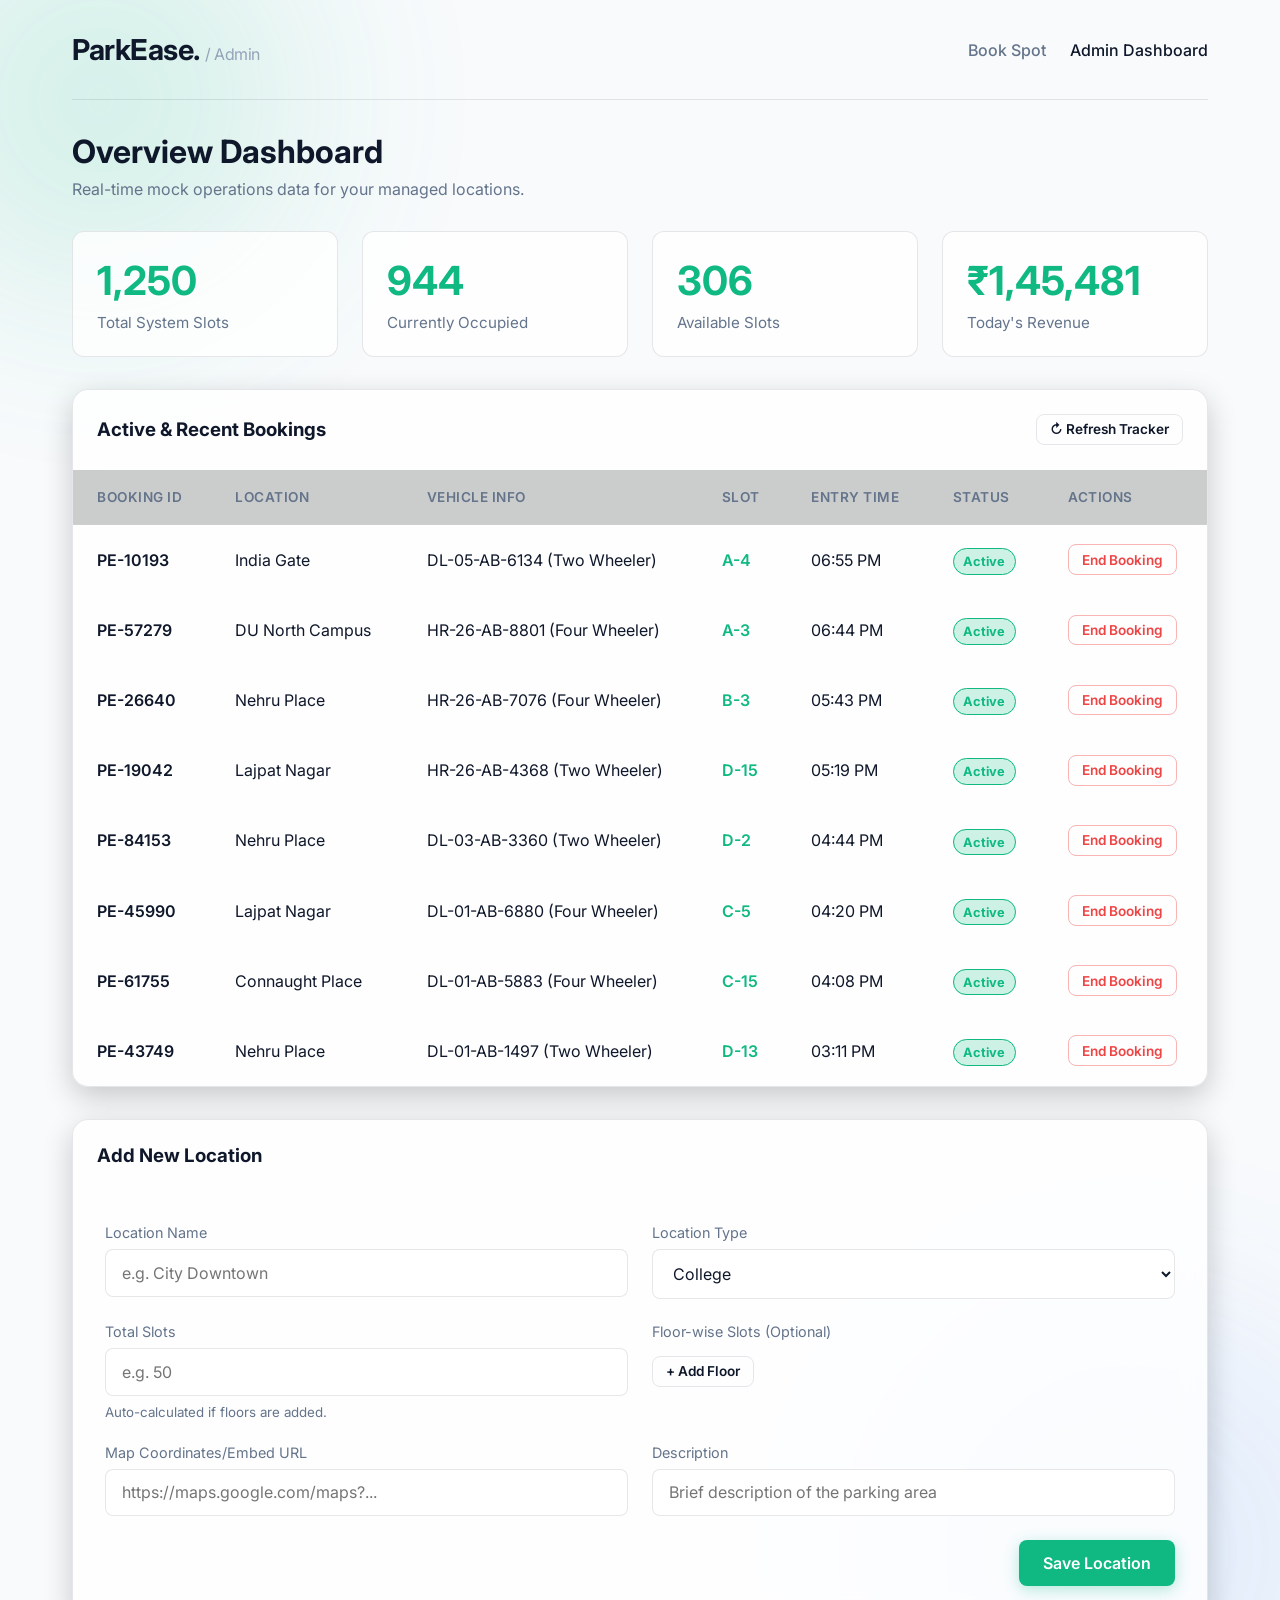
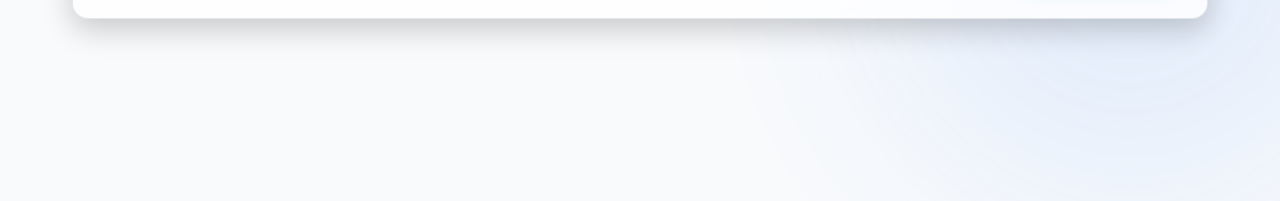
<file: admin.html>
<!DOCTYPE html>
<html lang="en">
<head>
    <meta charset="UTF-8">
    <meta name="viewport" content="width=device-width, initial-scale=1.0">
    <title>ParkEase Admin Dashboard</title>
    <link href="https://fonts.googleapis.com/css2?family=Inter:wght@300;400;500;600;700&display=swap" rel="stylesheet">
    <link rel="stylesheet" href="styles.css">
    <style>
        .dashboard-grid {
            display: grid;
            grid-template-columns: repeat(auto-fit, minmax(200px, 1fr));
            gap: 1.5rem;
            margin-bottom: 2rem;
        }
        .stat-card {
            background: var(--glass-bg);
            border: 1px solid var(--glass-border);
            border-radius: 12px;
            padding: 1.5rem;
            display: flex;
            flex-direction: column;
            transition: transform 0.2s;
        }
        .stat-card:hover {
            transform: translateY(-5px);
            border-color: var(--primary);
        }
        .stat-value {
            font-size: 2.5rem;
            font-weight: 700;
            color: var(--primary);
            margin-bottom: 0.5rem;
        }
        .stat-label {
            color: var(--text-muted);
            font-size: 0.95rem;
        }
        .table-container {
            width: 100%;
            overflow-x: auto;
        }
        table {
            width: 100%;
            border-collapse: collapse;
        }
        th, td {
            padding: 1.2rem 1.5rem;
            text-align: left;
            border-bottom: 1px solid rgba(255,255,255,0.05);
        }
        th {
            color: var(--text-muted);
            font-weight: 600;
            background: rgba(0,0,0,0.2);
            font-size: 0.85rem;
            text-transform: uppercase;
            letter-spacing: 0.5px;
        }
        tr:hover td {
            background: rgba(255,255,255,0.02);
        }
        .badge {
            padding: 0.3rem 0.6rem;
            border-radius: 20px;
            font-size: 0.8rem;
            font-weight: bold;
        }
        .badge.active { background: rgba(16, 185, 129, 0.2); color: var(--primary); border: 1px solid var(--primary); }
        .badge.expired { background: rgba(239, 68, 68, 0.2); color: #ef4444; border: 1px solid #ef4444; }
        .btn-small { padding: 0.4rem 0.8rem; font-size: 0.85rem; }
    </style>
</head>
<body>
    <div class="bg-shape circle-1"></div>
    <div class="bg-shape circle-2"></div>
    
    <div id="app-container" style="max-width: 1200px;">
        <header>
            <div class="logo">ParkEase<span>.</span> <span style="font-size: 1rem; color: #94a3b8; font-weight: normal;">/ Admin</span></div>
            <nav>
                <a href="index.html">Book Spot</a>
                <a href="admin.html" class="active">Admin Dashboard</a>
            </nav>
        </header>

        <main id="main-view">
            <div class="section-header" style="text-align: left;">
                <h2>Overview Dashboard</h2>
                <p>Real-time mock operations data for your managed locations.</p>
            </div>

            <div class="dashboard-grid">
                <div class="stat-card">
                    <div class="stat-value" id="stat-total">1,250</div>
                    <div class="stat-label">Total System Slots</div>
                </div>
                <div class="stat-card">
                    <div class="stat-value" id="stat-occ">945</div>
                    <div class="stat-label">Currently Occupied</div>
                </div>
                <div class="stat-card">
                    <div class="stat-value" id="stat-avail">305</div>
                    <div class="stat-label">Available Slots</div>
                </div>
                <div class="stat-card">
                    <div class="stat-value" id="stat-rev">₹1,45,000</div>
                    <div class="stat-label">Today's Revenue</div>
                </div>
            </div>

            <div class="glass-panel" style="padding: 0; overflow: hidden;">
                <div style="padding: 1.5rem; border-bottom: 1px solid rgba(255,255,255,0.1); display: flex; justify-content: space-between; align-items: center;">
                    <h3 style="margin: 0;">Active & Recent Bookings</h3>
                    <button class="btn btn-secondary btn-small" onclick="refreshData()">↻ Refresh Tracker</button>
                </div>
                <div class="table-container">
                    <table>
                        <thead>
                            <tr>
                                <th>Booking ID</th>
                                <th>Location</th>
                                <th>Vehicle Info</th>
                                <th>Slot</th>
                                <th>Entry Time</th>
                                <th>Status</th>
                                <th>Actions</th>
                            </tr>
                        </thead>
                        <tbody id="bookings-table-body">
                            <!-- Injected via JS -->
                        </tbody>
                    </table>
                </div>
            </div>
            <div class="glass-panel" style="padding: 0; overflow: hidden; margin-top: 2rem;">
                <div style="padding: 1.5rem; border-bottom: 1px solid rgba(255,255,255,0.1);">
                    <h3 style="margin: 0;">Add New Location</h3>
                </div>
                <div style="padding: 2rem;">
                    <form id="add-location-form" onsubmit="event.preventDefault(); submitNewLocation();">
                        <div class="form-row">
                            <div class="input-group">
                                <label>Location Name</label>
                                <input type="text" id="new-loc-name" required placeholder="e.g. City Downtown">
                            </div>
                            <div class="input-group">
                                <label>Location Type</label>
                                <select id="new-loc-type" required>
                                    <option value="College">College</option>
                                    <option value="Mall">Mall</option>
                                    <option value="Apartment">Apartment</option>
                                    <option value="Event">Event</option>
                                    <option value="Street">Street</option>
                                    <option value="Other">Other</option>
                                </select>
                            </div>
                        </div>
                        <div class="form-row">
                            <div class="input-group" style="align-self: flex-start;">
                                <label>Total Slots</label>
                                <input type="number" id="new-loc-slots" required min="1" max="1000" placeholder="e.g. 50">
                                <small style="color: var(--text-muted); display: block; margin-top: 0.5rem;">Auto-calculated if floors are added.</small>
                            </div>
                            <div class="input-group" style="align-self: flex-start;">
                                <label>Floor-wise Slots (Optional)</label>
                                <div id="floor-container" style="display: flex; flex-direction: column; gap: 0.5rem; margin-bottom: 0.5rem;"></div>
                                <div>
                                    <button type="button" class="btn btn-secondary btn-small" onclick="addFloorInput()">+ Add Floor</button>
                                </div>
                            </div>
                        </div>
                        <div class="form-row">
                            <div class="input-group">
                                <label>Map Coordinates/Embed URL</label>
                                <input type="url" id="new-loc-map" placeholder="https://maps.google.com/maps?...">
                            </div>
                            <div class="input-group">
                                <label>Description</label>
                                <input type="text" id="new-loc-desc" placeholder="Brief description of the parking area">
                            </div>
                        </div>
                        <div class="actions mt-20" style="justify-content: flex-end;">
                            <button type="submit" class="btn btn-primary">Save Location</button>
                        </div>
                    </form>
                </div>
            </div>
        </main>
    </div>
    <script src="data.js"></script>
    <script src="admin.js"></script>
</body>
</html>
</file>
<file: styles.css>
:root {
    --bg-dark: #f1f5f9;
    --bg-darker: #f8fafc;
    --primary: #10b981;
    --primary-hover: #059669;
    --secondary: #3b82f6;
    --text-main: #0f172a;
    --text-muted: #64748b;
    --glass-bg: rgba(255, 255, 255, 0.8);
    --glass-border: rgba(15, 23, 42, 0.1);
    
    --slot-avail: rgba(16, 185, 129, 0.1);
    --slot-avail-border: #10b981;
    --slot-occ: rgba(239, 68, 68, 0.1);
    --slot-occ-border: #ef4444;
    --slot-sel: rgba(59, 130, 246, 0.2);
    --slot-sel-border: #3b82f6;
}

* {
    margin: 0;
    padding: 0;
    box-sizing: border-box;
    font-family: 'Inter', sans-serif;
}

body {
    background-color: var(--bg-darker);
    color: var(--text-main);
    min-height: 100vh;
    overflow-x: hidden;
    position: relative;
    display: flex;
    justify-content: center;
}

/* Background Aesthetics */
.bg-shape {
    position: absolute;
    border-radius: 50%;
    filter: blur(100px);
    z-index: -1;
    opacity: 0.15;
}

.circle-1 {
    width: 400px;
    height: 400px;
    background: var(--primary);
    top: -100px;
    left: -100px;
}

.circle-2 {
    width: 500px;
    height: 500px;
    background: var(--secondary);
    bottom: -150px;
    right: -100px;
    opacity: 0.1;
}

#app-container {
    width: 100%;
    max-width: 1000px;
    padding: 2rem;
    display: flex;
    flex-direction: column;
}

/* Header */
header {
    display: flex;
    justify-content: space-between;
    align-items: center;
    padding-bottom: 2rem;
    border-bottom: 1px solid var(--glass-border);
    margin-bottom: 2rem;
}

.logo {
    font-size: 1.8rem;
    font-weight: 700;
    letter-spacing: -0.5px;
}

nav {
    display: flex;
    flex-wrap: wrap;
    justify-content: flex-end;
    gap: 0.5rem;
}

nav a {
    color: var(--text-muted);
    text-decoration: none;
    margin-left: 1rem;
    font-weight: 500;
    transition: color 0.3s ease;
    white-space: nowrap;
}

nav a:hover, nav a.active {
    color: var(--text-main);
}

/* Progress indicator */
.progress-bar-container {
    margin-bottom: 3rem;
    position: relative;
    padding: 0 1rem;
}

.progress-track {
    height: 4px;
    background: var(--glass-bg);
    border-radius: 2px;
    width: 100%;
    position: absolute;
    top: 50%;
    transform: translateY(-50%);
    z-index: 1;
}

.progress-fill {
    height: 4px;
    background: var(--primary);
    border-radius: 2px;
    width: 0%;
    position: absolute;
    top: 50%;
    transform: translateY(-50%);
    z-index: 2;
    transition: width 0.4s ease;
}

.step-indicators {
    display: flex;
    justify-content: space-between;
    position: relative;
    z-index: 3;
}

.step {
    width: 32px;
    height: 32px;
    border-radius: 50%;
    background: var(--bg-dark);
    border: 1px solid var(--glass-border);
    display: flex;
    align-items: center;
    justify-content: center;
    font-size: 0.9rem;
    font-weight: 600;
    color: var(--text-muted);
    transition: all 0.3s;
}

.step.step-active {
    background: var(--primary);
    border-color: var(--primary);
    color: white;
    box-shadow: 0 0 15px rgba(16, 185, 129, 0.4);
}

.step.step-done {
    background: var(--primary);
    border-color: var(--primary);
    color: white;
}

/* Views Container */
.view-section {
    display: none;
    animation: fadeIn 0.4s ease;
}

.view-section.active {
    display: block;
}

@keyframes fadeIn {
    from { opacity: 0; transform: translateY(10px); }
    to { opacity: 1; transform: translateY(0); }
}

.section-header {
    margin-bottom: 2rem;
    text-align: center;
}

.section-header h2 {
    font-size: 2rem;
    margin-bottom: 0.5rem;
}

.section-header p {
    color: var(--text-muted);
}

/* Glass Panels */
.glass-panel {
    background: var(--glass-bg);
    backdrop-filter: blur(12px);
    border: 1px solid var(--glass-border);
    border-radius: 16px;
    padding: 2rem;
    box-shadow: 0 10px 30px rgba(0,0,0,0.2);
}

/* Buttons */
.btn {
    padding: 0.8rem 1.5rem;
    border-radius: 8px;
    font-size: 1rem;
    font-weight: 600;
    cursor: pointer;
    transition: all 0.2s;
    border: none;
    outline: none;
}

.btn-primary {
    background: var(--primary);
    color: white;
    box-shadow: 0 4px 15px rgba(16, 185, 129, 0.3);
}

.btn-primary:hover:not(:disabled) {
    background: var(--primary-hover);
    transform: translateY(-2px);
    box-shadow: 0 6px 20px rgba(16, 185, 129, 0.4);
}

.btn-primary:disabled {
    opacity: 0.5;
    cursor: not-allowed;
    box-shadow: none;
}

.btn-secondary {
    background: transparent;
    color: var(--text-main);
    border: 1px solid var(--glass-border);
}

.btn-secondary:hover {
    background: rgba(255,255,255,0.05);
}

.actions {
    display: flex;
    justify-content: space-between;
    margin-top: 2rem;
}

.actions.center {
    justify-content: center;
    gap: 1rem;
}

.mt-20 { margin-top: 20px; }
.mt-30 { margin-top: 30px; }

/* View 1: Location Cards */
.card-grid {
    display: grid;
    grid-template-columns: repeat(auto-fit, minmax(220px, 1fr));
    gap: 1.5rem;
}

.location-card {
    background: var(--glass-bg);
    border: 1px solid var(--glass-border);
    border-radius: 16px;
    padding: 2rem;
    text-align: center;
    cursor: pointer;
    transition: all 0.3s ease;
    backdrop-filter: blur(10px);
}

.location-card:hover {
    transform: translateY(-5px);
    border-color: var(--primary);
    box-shadow: 0 10px 25px rgba(0,0,0,0.3);
}

.location-card .icon {
    font-size: 3rem;
    margin-bottom: 1rem;
}

.location-card h3 {
    margin-bottom: 0.5rem;
    font-size: 1.2rem;
}

.location-card p {
    color: var(--text-muted);
    font-size: 0.9rem;
    line-height: 1.4;
}

/* Forms */
.form-row {
    display: flex;
    gap: 1.5rem;
    margin-bottom: 1.5rem;
}

.input-group {
    flex: 1;
    display: flex;
    flex-direction: column;
}

.input-group label {
    margin-bottom: 0.5rem;
    font-size: 0.9rem;
    color: var(--text-muted);
}

.input-group input, .input-group select {
    background: white;
    border: 1px solid var(--glass-border);
    padding: 0.8rem 1rem;
    border-radius: 8px;
    color: var(--text-main);
    font-size: 1rem;
    transition: border-color 0.2s;
}

.input-group input:focus, .input-group select:focus {
    outline: none;
    border-color: var(--primary);
}

/* Slot Selection */
.slot-legend {
    display: flex;
    justify-content: center;
    gap: 2rem;
    margin-bottom: 2rem;
}

.legend-item {
    display: flex;
    align-items: center;
    gap: 0.5rem;
    font-size: 0.9rem;
}

.legend-item .box {
    width: 20px;
    height: 20px;
    border-radius: 4px;
    border: 1px solid;
}

.box.available { background: var(--slot-avail); border-color: var(--slot-avail-border); }
.box.occupied { background: var(--slot-occ); border-color: var(--slot-occ-border); }
.box.selected { background: var(--slot-sel); border-color: var(--slot-sel-border); }

.parking-layout {
    display: flex;
    flex-direction: column;
    align-items: center;
    padding: 3rem 1rem;
}

.driving-lane {
    width: 100%;
    text-align: center;
    padding: 1rem 0;
    color: var(--text-muted);
    letter-spacing: 5px;
    text-transform: uppercase;
    font-size: 0.8rem;
    border-top: 2px dashed rgba(255,255,255,0.1);
    border-bottom: 2px dashed rgba(255,255,255,0.1);
    margin: 2rem 0;
}

.slot-grid {
    display: grid;
    grid-template-columns: repeat(6, 1fr);
    gap: 10px;
    width: 100%;
    max-width: 600px;
}

@media (max-width: 600px) {
    .slot-grid {
        grid-template-columns: repeat(4, 1fr);
        gap: 8px;
    }
}

@media (max-width: 400px) {
    .slot-grid {
        grid-template-columns: repeat(3, 1fr);
        gap: 5px;
    }
}

.parking-slot {
    aspect-ratio: 1/1.5;
    border-radius: 6px;
    display: flex;
    align-items: center;
    justify-content: center;
    font-weight: bold;
    font-size: 0.9rem;
    cursor: pointer;
    transition: all 0.2s;
    border: 2px solid;
}

.parking-slot.available {
    background: var(--slot-avail);
    border-color: var(--slot-avail-border);
    color: var(--text-main);
}

.parking-slot.available:hover {
    transform: scale(1.05);
    background: rgba(16, 185, 129, 0.3);
}

.parking-slot.occupied {
    background: var(--slot-occ);
    border-color: var(--slot-occ-border);
    color: rgba(255,255,255,0.5);
    cursor: not-allowed;
}

.parking-slot.selected {
    background: var(--slot-sel);
    border-color: var(--slot-sel-border);
    color: white;
    transform: scale(1.05);
    box-shadow: 0 0 15px rgba(59, 130, 246, 0.5);
}

/* Payment Layout */
.checkout-layout {
    display: flex;
    gap: 2rem;
}

.summary-card, .payment-card {
    flex: 1;
}

.summary-card h3, .payment-card h3 {
    margin-bottom: 1.5rem;
    padding-bottom: 0.5rem;
    border-bottom: 1px solid var(--glass-border);
}

.summary-item {
    display: flex;
    justify-content: space-between;
    margin-bottom: 1rem;
    color: var(--text-muted);
}

.summary-item span:last-child {
    color: var(--text-main);
    font-weight: 500;
}

.highlight {
    color: var(--primary) !important;
    font-weight: 600;
}

.summary-total {
    display: flex;
    justify-content: space-between;
    align-items: center;
    margin-top: 2rem;
    padding-top: 1rem;
    border-top: 1px dashed var(--glass-border);
    font-size: 1.2rem;
    font-weight: bold;
}

.price-tag {
    font-size: 1.8rem;
    color: var(--primary);
}

.payment-methods {
    display: flex;
    gap: 1rem;
    margin-bottom: 1.5rem;
}

.method {
    flex: 1;
    text-align: center;
    padding: 0.8rem;
    border: 1px solid var(--glass-border);
    border-radius: 8px;
    cursor: pointer;
    transition: 0.2s;
}

.method.active {
    border-color: var(--primary);
    background: rgba(16, 185, 129, 0.1);
    color: var(--primary);
}

/* Confirm / Pass view */
.success-header {
    text-align: center;
    margin-bottom: 2rem;
}

.success-icon {
    width: 80px;
    height: 80px;
    background: rgba(16, 185, 129, 0.2);
    border: 2px solid var(--primary);
    color: var(--primary);
    border-radius: 50%;
    display: flex;
    align-items: center;
    justify-content: center;
    font-size: 2.5rem;
    margin: 0 auto 1.5rem;
}

.pass-container {
    max-width: 450px;
    margin: 0 auto;
    padding: 0;
    overflow: hidden;
}

.pass-header {
    background: rgba(255,255,255,0.05);
    padding: 1.5rem;
    display: flex;
    justify-content: space-between;
    align-items: center;
    border-bottom: 1px dashed var(--glass-border);
}

.status-badge {
    background: var(--primary);
    color: white;
    padding: 0.3rem 0.8rem;
    border-radius: 20px;
    font-size: 0.8rem;
    font-weight: bold;
}

.pass-body {
    padding: 2rem;
    display: flex;
    flex-direction: column;
    align-items: center;
}

.qr-code {
    background: white;
    padding: 10px;
    border-radius: 12px;
    margin-bottom: 2rem;
}

.pass-details {
    width: 100%;
}

.pass-row {
    display: flex;
    justify-content: space-between;
    margin-bottom: 1rem;
    border-bottom: 1px solid rgba(255,255,255,0.05);
    padding-bottom: 0.5rem;
}

.pass-row .label {
    color: var(--text-muted);
    font-size: 0.9rem;
}

.pass-row .value {
    font-weight: 600;
}

.highlight-text {
    color: var(--primary);
    font-size: 1.1rem;
}

.pass-footer {
    background: rgba(0,0,0,0.03);
    padding: 1rem;
    text-align: center;
    font-size: 0.85rem;
    color: var(--text-muted);
}

@media (max-width: 768px) {
    .checkout-layout, .form-row {
        flex-direction: column;
        gap: 1.5rem;
    }
    
    header {
        flex-direction: column;
        align-items: flex-start;
        gap: 1rem;
    }
    
    nav {
        justify-content: flex-start;
        width: 100%;
    }
    
    nav a {
        margin-left: 0;
        margin-right: 1.5rem;
    }

    #app-container {
        padding: 1rem;
    }
    
    .section-header h2 {
        font-size: 1.5rem;
    }
}

@media (max-width: 480px) {
    .card-grid {
        grid-template-columns: 1fr;
    }
    
    .btn {
        width: 100%;
        margin-bottom: 0.5rem;
    }
    
    .actions {
        flex-direction: column;
    }
}
</file>
